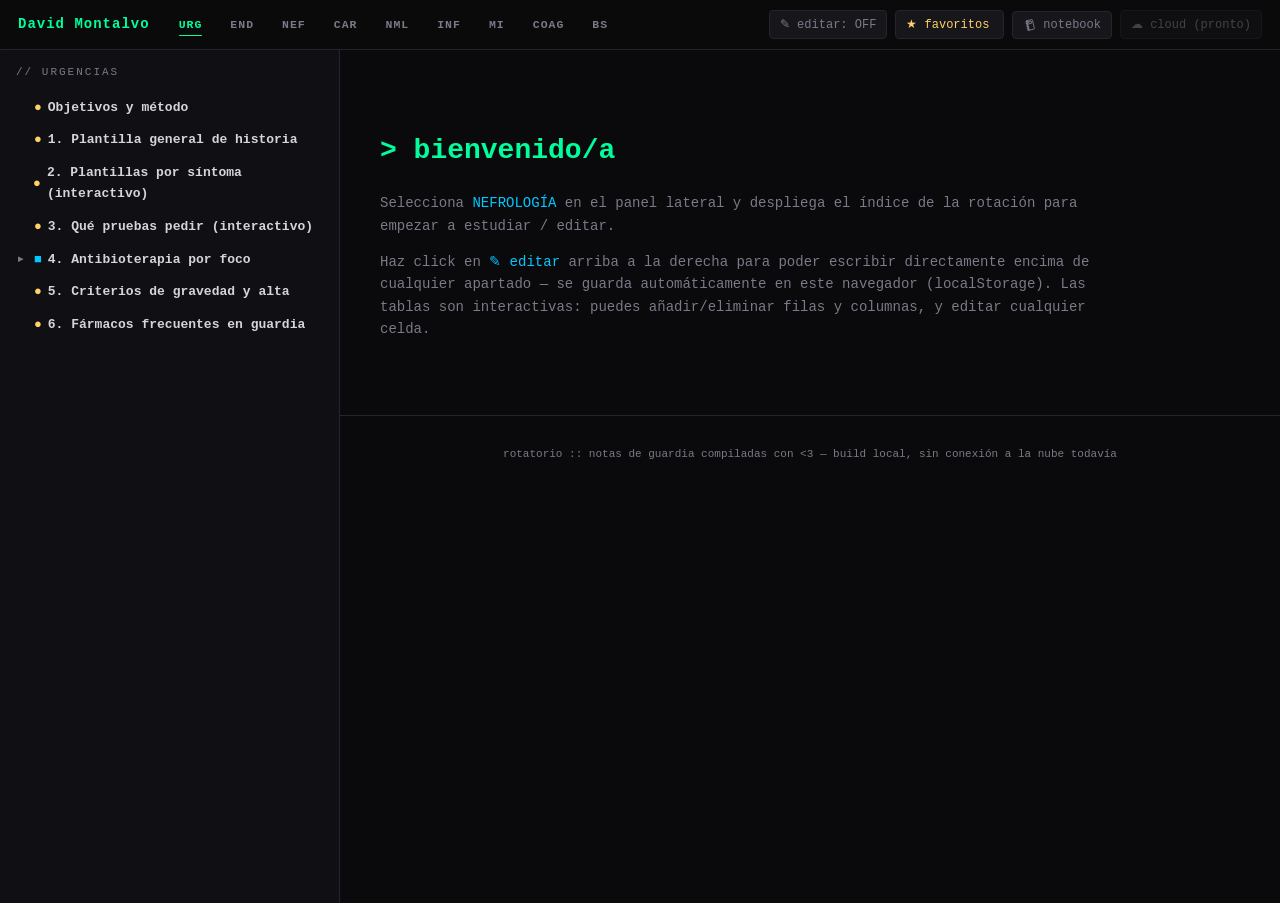
<file: index.html>
<!DOCTYPE html>
<html lang="es">
<head>
<meta charset="UTF-8">
<meta name="viewport" content="width=device-width, initial-scale=1.0">
<title>rotatorio://blog</title>
<link rel="stylesheet" href="css/styles.css?v=5">
<link rel="stylesheet" href="css/widgets.css?v=5">
<link rel="stylesheet" href="css/notebook.css?v=5">
</head>
<body>


<div class="topbar">
  <div class="logo">David Montalvo</div>
  <div class="tabs" id="tabs"></div>
  <div class="top-actions">
    <button class="icon-btn" id="editToggle" title="Activar/desactivar edición">✎ editar: OFF</button>
    <div class="fav-dropdown" id="favDropdown">
      <button class="icon-btn" id="favBtn" title="Ver tus favoritos">★ favoritos<span id="favCount" class="fav-count"></span></button>
      <div class="fav-menu" id="favMenu" hidden></div>
    </div>
    <button class="icon-btn" id="notebookBtn" title="Abrir tu libreta digital">
      <svg class="nb-icon" viewBox="0 0 24 24" fill="none" stroke="currentColor" stroke-width="1.5" stroke-linecap="round" stroke-linejoin="round" aria-hidden="true">
        <g transform="rotate(-13 12 12)">
          <path d="M8.2 3.6h8.6c.7 0 1.2.5 1.2 1.2v14.4c0 .7-.5 1.2-1.2 1.2H8.2z"/>
          <path d="M8.2 3.6v16.8"/>
          <rect x="10.6" y="6.2" width="5.2" height="3.4" rx="0.4"/>
          <path d="M6.1 5.3h3.2M6.1 8.1h3.2M6.1 10.9h3.2M6.1 13.7h3.2M6.1 16.5h3.2M6.1 19.3h3.2"/>
        </g>
      </svg>notebook
    </button>
    <button class="icon-btn cloud" title="Próximamente: sincronización en la nube">☁ cloud (pronto)</button>
  </div>
</div>

<div class="layout">
  <aside class="sidebar">
    <div class="sidebar-title" id="sidebarTitle">// nefrología</div>
    <ul class="tree" id="sectionTree"></ul>
  </aside>

  <main class="main">
    <div id="welcome" class="welcome">
      <h1>&gt; bienvenido/a</h1>
      <p class="prompt">Selecciona <span class="path">NEFROLOGÍA</span> en el panel lateral y despliega el índice de la rotación para empezar a estudiar / editar.</p>
      <p class="prompt">Haz click en <span class="path">✎ editar</span> arriba a la derecha para poder escribir directamente encima de cualquier apartado — se guarda automáticamente en este navegador (localStorage). Las tablas son interactivas: puedes añadir/eliminar filas y columnas, y editar cualquier celda.</p>
    </div>
    <div class="content-wrap" id="contentWrap" style="display:none;">
      <div class="breadcrumb" id="breadcrumb"></div>
      <div class="section-header">
        <h2 id="sectionTitle"></h2>
        <div class="section-tools">
          <span class="save-indicator" id="saveIndicator">✓ guardado</span>
          <button id="favToggleBtn" title="Marcar/desmarcar este apartado como favorito">☆ favorito</button>
          <button id="resetBtn">↺ restaurar original</button>
        </div>
      </div>
      <div class="content-body editable" id="sectionContent" contenteditable="false"></div>
    </div>
    <footer class="appfoot">rotatorio :: notas de guardia compiladas con &lt;3 — build local, sin conexión a la nube todavía</footer>
  </main>
</div>

<div id="toast"></div>

<!-- ===== NOTEBOOK ===== -->
<div class="nb-overlay" id="nbOverlay" hidden>
  <div class="nb-head">
    <div class="nb-head-title">
      <svg class="nb-icon" viewBox="0 0 24 24" fill="none" stroke="currentColor" stroke-width="1.5" stroke-linecap="round" stroke-linejoin="round" aria-hidden="true">
        <g transform="rotate(-13 12 12)">
          <path d="M8.2 3.6h8.6c.7 0 1.2.5 1.2 1.2v14.4c0 .7-.5 1.2-1.2 1.2H8.2z"/>
          <path d="M8.2 3.6v16.8"/>
          <rect x="10.6" y="6.2" width="5.2" height="3.4" rx="0.4"/>
          <path d="M6.1 5.3h3.2M6.1 8.1h3.2M6.1 10.9h3.2M6.1 13.7h3.2M6.1 16.5h3.2M6.1 19.3h3.2"/>
        </g>
      </svg>
      mi libreta del rotatorio
    </div>
    <div class="nb-head-actions">
      <button class="nb-ghost-btn" id="nbTable" title="Insertar una tabla">⊞ tabla</button>
      <button class="nb-ghost-btn" id="nbAddPage" title="Añadir una página nueva al final">+ nueva página</button>
      <button class="nb-ghost-btn nb-danger" id="nbDelPage" title="Eliminar la página actual">eliminar</button>
      <button class="nb-ghost-btn nb-close" id="nbClose" title="Cerrar la libreta (Esc)">✕</button>
    </div>
  </div>

  <div class="nb-stage">
    <div class="nb-book" id="nbBook">
      <div class="nb-side nb-left" id="nbLeft">
        <div class="nb-paper" id="nbLeftPaper" contenteditable="false" spellcheck="false" data-ph="Escribe aquí…"></div>
        <span class="nb-folio" id="nbLeftFolio"></span>
      </div>
      <div class="nb-side nb-right" id="nbRight">
        <div class="nb-paper" id="nbRightPaper" contenteditable="false" spellcheck="false" data-ph="Escribe aquí…"></div>
        <span class="nb-folio" id="nbRightFolio"></span>
      </div>

      <div class="nb-spine" aria-hidden="true">
        <i></i><i></i><i></i><i></i><i></i><i></i><i></i><i></i><i></i><i></i><i></i><i></i>
      </div>

      <div class="nb-flip" id="nbFlip" hidden aria-hidden="true">
        <div class="nb-face nb-face-front" id="nbFlipFront">
          <div class="nb-paper"></div><span class="nb-folio"></span>
          <div class="nb-shade nb-shade-front" id="nbShadeFront"></div>
        </div>
        <div class="nb-face nb-face-back" id="nbFlipBack">
          <div class="nb-paper"></div><span class="nb-folio"></span>
          <div class="nb-shade nb-shade-back" id="nbShadeBack"></div>
        </div>
      </div>

      <div class="nb-edge nb-edge-prev" id="nbEdgePrev"><div class="nb-arrow">‹</div></div>
      <div class="nb-edge nb-edge-next" id="nbEdgeNext"><div class="nb-arrow">›</div></div>
    </div>
  </div>

  <!-- barra de formato: aparece solo al seleccionar texto -->
  <div class="nb-fmt" id="nbFmt" hidden>
    <button data-cmd="bold" title="Negrita (Ctrl+B)"><b>B</b></button>
    <button data-cmd="italic" title="Cursiva (Ctrl+I)"><i>I</i></button>
    <span class="nb-fmt-sep"></span>
    <button class="nb-sw" data-hl="amarillo" style="--sw:#ffd166" title="Subrayar en amarillo"></button>
    <button class="nb-sw" data-hl="verde"    style="--sw:#00ff9c" title="Subrayar en verde"></button>
    <button class="nb-sw" data-hl="azul"     style="--sw:#00c8ff" title="Subrayar en azul"></button>
    <button class="nb-sw" data-hl="rosa"     style="--sw:#ff6b6b" title="Subrayar en rojo"></button>
    <button data-hl="none" title="Quitar subrayado">⌀</button>
  </div>

  <div class="nb-foot">
    <div class="nb-nav">
      <button class="nb-nav-btn" id="nbPrev" title="Página anterior (←)">‹</button>
      <span class="nb-counter" id="nbCounter"></span>
      <button class="nb-nav-btn" id="nbNext" title="Página siguiente (→)">›</button>
    </div>
    <div class="nb-search-wrap">
      <input class="nb-search" id="nbSearch" type="search" placeholder="buscar en la libreta…" spellcheck="false" autocomplete="off">
      <div class="nb-results" id="nbResults" hidden></div>
    </div>
  </div>
</div>

<script src="js/core.js?v=5"></script>

<script src="content/urgencias.js?v=5"></script>
<script src="content/endocrino.js?v=5"></script>
<script src="content/nefrologia.js?v=5"></script>
<script src="content/cardiologia.js?v=5"></script>
<script src="content/neumologia.js?v=5"></script>
<script src="content/infecciosas.js?v=5"></script>
<script src="content/medicina-interna.js?v=5"></script>
<script src="content/coagulacion.js?v=5"></script>
<script src="content/banco-sangre.js?v=5"></script>

<script src="js/specialties.js?v=5"></script>
<script src="js/widgets.js?v=5"></script>
<script src="js/app.js?v=5"></script>
<script src="js/notebook.js?v=5"></script>
</body>
</html>
</file>
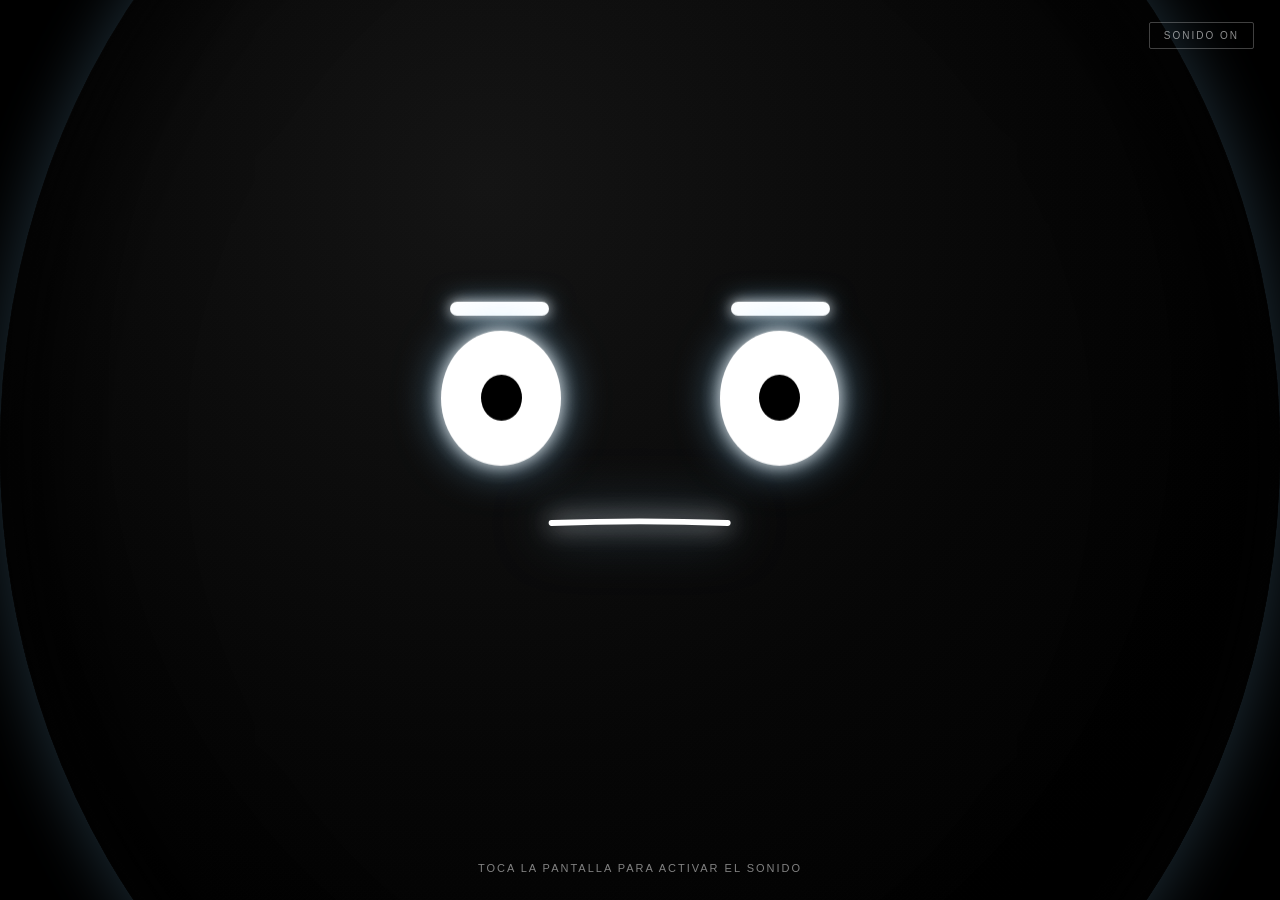
<file: cubeq/index.html>
<!DOCTYPE html>
<html lang="es">
<head>
<meta charset="UTF-8">
<meta name="viewport" content="width=device-width, initial-scale=1.0">
<title>CubeQ</title>
<link rel="stylesheet" href="style.css">
</head>
<body>

<div id="ambient"></div>
<div id="discolights"></div>

<div id="soundHint">toca la pantalla para activar el sonido</div>
<button id="soundToggle" type="button" aria-label="Silenciar / activar sonido">SONIDO ON</button>

<div id="stage">
  <div id="sphere">
    <div id="face" class="expr-neutral">
      <div class="brows">
        <div class="brow brow-l"></div>
        <div class="brow brow-r"></div>
      </div>
      <div class="eyes">
        <div class="eye eye-l"><div class="pupil"></div></div>
        <div class="eye eye-r"><div class="pupil"></div></div>
      </div>
      <svg id="mouth" viewBox="0 0 220 70">
        <path id="mouthPath" d="M20,35 Q110,35 200,35"></path>
        <ellipse id="mouthOpen" cx="110" cy="35" rx="0" ry="0"></ellipse>
      </svg>
    </div>
  </div>
</div>

<div id="fx"></div>

<script src="sound.js"></script>
<script src="app.js"></script>
<script>
(function(){
  var hint = document.getElementById('soundHint');
  var btn = document.getElementById('soundToggle');

  document.addEventListener('cubeq-sound-unlocked', function(){
    hint.classList.add('hidden');
  });

  btn.addEventListener('click', function(e){
    e.stopPropagation();
    CubeQSound.unlock();
    var muted = !CubeQSound.isMuted();
    CubeQSound.setMuted(muted);
    btn.textContent = muted ? 'SONIDO OFF' : 'SONIDO ON';
    btn.classList.toggle('is-muted', muted);
  });
})();
</script>
</body>
</html>
</file>
<file: css/styles.css>
:root{
  --bg:#0a0a0c;
  --bg-panel:#101014;
  --bg-elev:#16161b;
  --border:#242430;
  --text:#d4d4dc;
  --text-dim:#7a7a88;
  --accent:#00ff9c;
  --accent2:#00c8ff;
  --accent3:#ff6b6b;
  --yellow:#ffd166;
  --mono: 'JetBrains Mono','Fira Code',Consolas,'Courier New',monospace;
}
*{box-sizing:border-box;}
html,body{margin:0;padding:0;}
body{
  background:var(--bg);
  color:var(--text);
  font-family:var(--mono);
  font-size:14px;
  line-height:1.6;
  min-height:100vh;
  overflow-x:hidden;
}
::selection{background:var(--accent);color:#000;}
::-webkit-scrollbar{width:10px;height:10px;}
::-webkit-scrollbar-track{background:var(--bg);}
::-webkit-scrollbar-thumb{background:var(--border);border-radius:4px;}
::-webkit-scrollbar-thumb:hover{background:var(--accent);}

/* ---------- top bar ---------- */
.topbar{
  position:sticky;top:0;z-index:50;
  display:flex;align-items:center;gap:16px;flex-wrap:wrap;
  padding:10px 18px;
  background:rgba(10,10,12,0.9);
  backdrop-filter:blur(6px);
  border-bottom:1px solid var(--border);
}
.topbar .logo{color:var(--accent);font-weight:700;letter-spacing:1px;flex-shrink:0;}
.topbar .logo span{color:var(--text-dim);}
/* ---- navegación superior: sobria, una sola paleta ---- */
.tabs{
  display:flex;align-items:center;gap:2px;
  flex:1 1 auto;min-width:0;overflow-x:auto;
}
.tab-btn{
  position:relative;background:transparent;border:none;
  color:var(--text-dim);
  padding:7px 13px;
  font-family:var(--mono);font-size:11.5px;font-weight:600;letter-spacing:1px;
  cursor:pointer;white-space:nowrap;flex-shrink:0;border-radius:5px;
  transition:color .25s ease, background .25s ease;
}
.tab-btn::after{
  content:"";position:absolute;left:13px;right:13px;bottom:2px;height:1.5px;
  background:var(--accent);border-radius:2px;
  transform:scaleX(0);transform-origin:center;
  transition:transform .28s cubic-bezier(.22,.75,.3,1);
}
.tab-btn:hover{color:var(--text);background:rgba(255,255,255,.04);}
.tab-btn.active{color:var(--accent);}
.tab-btn.active::after{transform:scaleX(1);}
.top-actions{display:flex;gap:8px;align-items:center;flex-wrap:wrap;flex-shrink:0;}
.icon-btn{
  background:var(--bg-elev);border:1px solid var(--border);color:var(--text-dim);
  padding:6px 10px;border-radius:4px;cursor:pointer;font-family:var(--mono);font-size:12px;
  transition:.15s;
}
.icon-btn:hover{color:var(--accent);border-color:var(--accent);}
.icon-btn.cloud{opacity:.5;cursor:not-allowed;}
.icon-btn.cloud:hover{color:var(--text-dim);border-color:var(--border);}

/* favoritos */
.fav-dropdown{position:relative;}
.fav-count{color:var(--yellow);margin-left:4px;}
#favBtn.icon-btn{color:var(--yellow);border-color:var(--border);}
#favBtn.icon-btn:hover{border-color:var(--yellow);}
.fav-menu{
  position:absolute;top:calc(100% + 8px);right:0;z-index:100;
  width:300px;max-width:80vw;max-height:360px;overflow-y:auto;
  background:var(--bg-panel);border:1px solid var(--border);border-radius:6px;
  box-shadow:0 12px 32px rgba(0,0,0,0.55);padding:6px;
}
.fav-empty{padding:16px 10px;color:var(--text-dim);font-size:12px;text-align:center;}
.fav-item-row{
  display:flex;align-items:center;justify-content:space-between;gap:8px;
  padding:8px 10px;border-radius:4px;cursor:pointer;transition:.12s;
}
.fav-item-row:hover{background:var(--bg-elev);}
.fav-item-text{display:flex;flex-direction:column;overflow:hidden;min-width:0;}
.fav-item-path{font-size:10px;color:var(--text-dim);white-space:nowrap;overflow:hidden;text-overflow:ellipsis;}
.fav-item-title{font-size:12.5px;color:var(--text);white-space:nowrap;overflow:hidden;text-overflow:ellipsis;}
.fav-item-row:hover .fav-item-title{color:var(--accent);}
.fav-item-remove{
  flex-shrink:0;background:transparent;border:1px solid var(--border);color:var(--text-dim);
  border-radius:3px;width:20px;height:20px;font-size:11px;cursor:pointer;line-height:1;
}
.fav-item-remove:hover{color:var(--accent3);border-color:var(--accent3);}

#favToggleBtn.is-fav{color:var(--yellow);border-color:var(--yellow);}
.node-fav-tag{color:var(--yellow);font-size:11px;margin-left:4px;}

/* ---------- layout ---------- */
.layout{display:flex;min-height:calc(100vh - 47px);}
.sidebar{
  width:340px;flex-shrink:0;
  background:var(--bg-panel);
  border-right:1px solid var(--border);
  padding:14px 0;
  height:calc(100vh - 47px);
  overflow-y:auto;
  position:sticky;top:47px;
}
.sidebar-title{
  padding:0 16px 10px 16px;color:var(--text-dim);font-size:11px;
  text-transform:uppercase;letter-spacing:2px;
}
.tree{list-style:none;margin:0;padding:0;}
.tree li{position:relative;}
.node{
  display:flex;align-items:center;gap:6px;
  padding:6px 16px;cursor:pointer;color:var(--text);
  font-size:13px;user-select:none;transition:.12s;
  border-left:2px solid transparent;
}
.node:hover{background:var(--bg-elev);color:var(--accent);}
.node.active{background:var(--bg-elev);color:var(--accent);border-left-color:var(--accent);}
.node .caret{
  width:10px;display:inline-block;color:var(--text-dim);transition:transform .15s;
  font-size:10px;
}
.node.open > .caret{transform:rotate(90deg);}
.node .bullet{color:var(--accent2);}
.node.leaf .bullet{color:var(--yellow);}
.children{list-style:none;margin:0;padding:0;max-height:0;overflow:hidden;transition:max-height .25s ease;}
.children.open{max-height:2000px;}
.depth-1 > .node{padding-left:16px;font-weight:600;}
.depth-2 > .node{padding-left:32px;}
.depth-3 > .node{padding-left:48px;font-size:12.5px;}
.depth-4 > .node{padding-left:64px;font-size:12px;color:var(--text-dim);}

/* ---------- main content ---------- */
.main{flex:1;min-width:0;padding:0;}
.content-wrap{max-width:980px;margin:0 auto;padding:32px 40px 120px 40px;}
.welcome{padding:60px 40px;max-width:820px;}
.welcome h1{color:var(--accent);font-size:28px;}
.welcome .prompt{color:var(--text-dim);}
.welcome .prompt .path{color:var(--accent2);}

.breadcrumb{color:var(--text-dim);font-size:12px;margin-bottom:10px;}
.breadcrumb span{color:var(--accent2);}
.section-header{
  border-bottom:1px dashed var(--border);
  padding-bottom:14px;margin-bottom:22px;
  display:flex;justify-content:space-between;align-items:flex-end;gap:20px;flex-wrap:wrap;
}
.section-header h2{
  margin:0;color:var(--text);font-size:20px;
  font-weight:600;
}
.section-header h2::before{content:"# ";color:var(--accent);}
.section-tools{display:flex;gap:8px;}
.section-tools button{
  background:var(--bg-elev);border:1px solid var(--border);color:var(--text-dim);
  padding:5px 10px;border-radius:4px;font-family:var(--mono);font-size:11px;cursor:pointer;
}
.section-tools button:hover{color:var(--accent);border-color:var(--accent);}
.save-indicator{font-size:11px;color:var(--text-dim);opacity:0;transition:opacity .3s;}
.save-indicator.show{opacity:1;color:var(--accent);}

.editable{outline:none;}
.editable:focus{background:rgba(0,255,156,0.03);border-radius:4px;}
.content-body h3{color:var(--accent2);font-size:15px;margin:26px 0 8px 0;border-left:3px solid var(--accent2);padding-left:10px;}
.content-body h4{color:var(--yellow);font-size:13.5px;margin:18px 0 6px 0;}
.content-body p{margin:8px 0;color:var(--text);}
.content-body ul,.content-body ol{margin:8px 0;padding-left:22px;}
.content-body li{margin:4px 0;}
.content-body .comment{color:var(--text-dim);font-style:italic;}
.content-body code, .inline-code{
  background:var(--bg-elev);border:1px solid var(--border);border-radius:3px;
  padding:1px 6px;color:var(--accent);font-size:12.5px;
}
.callout{
  border:1px solid var(--border);border-left:3px solid var(--accent);
  background:var(--bg-elev);padding:10px 14px;margin:14px 0;border-radius:4px;font-size:13px;
}
.callout.warn{border-left-color:var(--accent3);}
.callout.warn .tag{color:var(--accent3);}
.callout .tag{color:var(--accent);font-weight:700;margin-right:6px;}

/* HEM badge — objetivos añadidos de otro índice */
.hem-badge{
  display:inline-block;background:rgba(255,209,102,0.12);border:1px solid var(--yellow);
  color:var(--yellow);font-size:10px;font-weight:700;letter-spacing:1px;
  padding:2px 7px;border-radius:3px;margin-right:8px;vertical-align:middle;
}
.node .hem-tag{
  display:inline-block;background:rgba(255,209,102,0.12);border:1px solid var(--yellow);
  color:var(--yellow);font-size:9px;font-weight:700;letter-spacing:0.5px;
  padding:0px 4px;border-radius:3px;margin-left:6px;vertical-align:middle;
}

/* diagrams */
.diagram-wrap{
  margin:16px 0;border:1px solid var(--border);border-radius:6px;background:var(--bg-elev);
  padding:14px;text-align:center;
}
.diagram-wrap .diagram-caption{
  color:var(--text-dim);font-size:11px;letter-spacing:1px;text-transform:uppercase;
  text-align:left;margin-bottom:10px;
}
.diagram-wrap svg{max-width:100%;height:auto;}
.diagram-wrap svg text{pointer-events:none;}

/* heart 3D */
.heart3d-canvas{
  width:100%;height:420px;border-radius:6px;
  background:radial-gradient(circle at 50% 40%, #14141a 0%, #0a0a0c 70%);
  cursor:grab;touch-action:none;overflow:hidden;
}
.heart3d-canvas:active{cursor:grabbing;}
.heart3d-canvas canvas{display:block;}
.heart3d-legend{
  display:flex;flex-wrap:wrap;gap:8px 16px;margin-top:10px;font-size:11px;color:var(--text-dim);text-align:left;
}
.heart3d-legend span{display:flex;align-items:center;gap:6px;}
.heart3d-legend i{width:10px;height:10px;border-radius:2px;display:inline-block;flex-shrink:0;}
@media (max-width:640px){ .heart3d-canvas{height:320px;} }
.diagram-wrap .hit{cursor:pointer;transition:opacity .15s, filter .15s;}
.diagram-wrap .hit:hover{opacity:0.28 !important;}
.diagram-wrap .hit.active-part{opacity:0.38 !important;filter:drop-shadow(0 0 4px var(--accent));}
.diagram-info{
  margin-top:12px;padding:10px 14px;background:var(--bg-panel);border:1px solid var(--border);
  border-radius:4px;font-size:12.5px;color:var(--text);text-align:left;min-height:20px;line-height:1.5;
}
.diagram-info strong{color:var(--accent2);}
.flow-btn{
  background:var(--bg-panel);border:1px solid var(--border);color:var(--text);
  padding:6px 12px;border-radius:4px;cursor:pointer;font-family:var(--mono);font-size:12px;
  margin:4px 8px 4px 0;transition:.15s;
}
.flow-btn:hover{border-color:var(--accent);color:var(--accent);}
.fa-step{text-align:left;}
.fa-step p{margin:6px 0 10px 0;}

/* tables */
.table-wrap{overflow-x:auto;margin:14px 0;border:1px solid var(--border);border-radius:6px;}
table.itable{border-collapse:collapse;width:100%;font-size:12.5px;min-width:480px;}
table.itable caption{
  text-align:left;padding:8px 12px;color:var(--text-dim);background:var(--bg-elev);
  border-bottom:1px solid var(--border);font-size:11px;letter-spacing:1px;text-transform:uppercase;
}
table.itable th{
  background:#1a1a20;color:var(--accent2);text-align:left;padding:8px 10px;
  border-bottom:1px solid var(--border);border-right:1px solid var(--border);
  white-space:nowrap;font-size:12px;
}
table.itable td{
  padding:7px 10px;border-bottom:1px solid var(--border);border-right:1px solid var(--border);
  color:var(--text);vertical-align:top;
}
table.itable tr:last-child td{border-bottom:none;}
table.itable th:last-child, table.itable td:last-child{border-right:none;}
table.itable td:hover, table.itable th:hover{background:rgba(0,255,156,0.05);}
table.itable tbody tr:hover{background:rgba(0,200,255,0.03);}
.table-controls{display:flex;gap:6px;padding:6px;background:var(--bg-elev);border-top:1px solid var(--border);}
.table-controls button{
  background:transparent;border:1px solid var(--border);color:var(--text-dim);
  font-size:11px;padding:3px 9px;border-radius:3px;cursor:pointer;font-family:var(--mono);
}
.table-controls button:hover{color:var(--accent);border-color:var(--accent);}

footer.appfoot{
  text-align:center;color:var(--text-dim);font-size:11px;padding:30px;border-top:1px solid var(--border);
}

/* toast */
#toast{
  position:fixed;bottom:20px;right:20px;background:var(--bg-elev);border:1px solid var(--accent);
  color:var(--accent);padding:10px 16px;border-radius:6px;font-size:12px;
  transform:translateY(20px);opacity:0;transition:.25s;pointer-events:none;z-index:999;
}
#toast.show{transform:translateY(0);opacity:1;}

@media (max-width:800px){
  .layout{flex-direction:column;}
  .sidebar{width:100%;height:auto;position:relative;top:0;max-height:340px;}
  .content-wrap{padding:20px;}
}

@media (max-width:640px){
  body{font-size:13px;}
  .topbar{padding:8px 12px;gap:8px;}
  .logo{font-size:13px;}
  /* en móvil las pestañas hacen scroll dentro de su carril, no de la página */
  .tabs{
    flex-basis:100%;order:1;
    overflow-x:auto;overflow-y:hidden;
    scrollbar-width:none;
  }
  .tabs::-webkit-scrollbar{display:none;}
  .tab-btn{padding:7px 11px;font-size:11px;letter-spacing:.7px;}
  .top-actions{flex-basis:100%;order:2;flex-shrink:1;min-width:0;}
  .icon-btn{padding:5px 8px;font-size:11px;}
  .welcome{padding:30px 20px;}
  .welcome h1{font-size:22px;}
  .content-wrap{padding:16px 14px 80px 14px;}
  .section-header{flex-direction:column;align-items:flex-start;gap:8px;}
  table.itable{min-width:420px;font-size:12px;}
  .diagram-wrap{padding:10px;}
  .fa-step{overflow-x:hidden;}
  .flow-btn{font-size:11px;padding:5px 9px;}
}
</file>
<file: css/widgets.css>
/* =============================================================
   WIDGETS — matriz de cobertura y selector de fichas
   ============================================================= */

/* ---------- matriz ---------- */
.mx-wrap{
  margin:16px 0;border:1px solid var(--border);border-radius:6px;
  background:var(--bg-elev);overflow:hidden;
}
.mx-bar{
  display:flex;align-items:center;justify-content:space-between;gap:14px;flex-wrap:wrap;
  padding:9px 12px;border-bottom:1px solid var(--border);
}
.mx-legend{display:flex;gap:14px;flex-wrap:wrap;font-size:11px;color:var(--text-dim);}
.mx-legend span{display:flex;align-items:center;gap:6px;}
.mx-dot{width:11px;height:11px;border-radius:3px;display:inline-block;}
.mx-dot.lv2{background:rgba(0,255,156,.72);}
.mx-dot.lv1{background:rgba(255,209,102,.62);}
.mx-dot.lv0{background:rgba(255,255,255,.07);border:1px solid var(--border);}
.mx-search{
  background:var(--bg);border:1px solid var(--border);color:var(--text);
  font-family:var(--mono);font-size:11.5px;padding:5px 10px;border-radius:14px;outline:none;
  width:150px;transition:.18s;
}
.mx-search:focus{border-color:var(--accent);width:190px;}

.mx-scroll{overflow-x:auto;max-height:560px;overflow-y:auto;}
table.mx-table{border-collapse:separate;border-spacing:0;font-size:11.5px;width:100%;}
.mx-table th,.mx-table td{border-bottom:1px solid var(--border);}

.mx-table thead th{
  position:sticky;top:0;z-index:3;background:#1a1a20;
  color:var(--accent2);font-weight:600;padding:7px 6px;
  border-right:1px solid var(--border);
}
.mx-table .mx-grouprow th{
  top:0;z-index:4;font-size:10px;letter-spacing:1px;text-transform:uppercase;
  color:var(--text-dim);background:#15151a;
}
.mx-table thead tr:last-child th{top:22px;}
.mx-table .mx-grouprow th{top:0;}
.mx-colh{
  cursor:pointer;min-width:64px;max-width:96px;
  vertical-align:bottom;line-height:1.25;transition:color .15s,background .15s;
}
.mx-colh:hover{color:var(--accent);background:#20202a;}
.mx-corner{
  left:0;z-index:6 !important;background:#15151a !important;
  text-align:left;min-width:172px;color:var(--text-dim) !important;
  font-size:10px;letter-spacing:1px;text-transform:uppercase;
  position:sticky;
}
.mx-rowh{
  position:sticky;left:0;z-index:2;background:var(--bg-panel);
  text-align:left;padding:7px 10px;cursor:pointer;min-width:172px;
  border-right:1px solid var(--border);transition:background .15s;
}
.mx-rowh:hover{background:#1d1d25;}
.mx-rowname{display:block;color:var(--text);font-weight:600;font-size:11.5px;}
.mx-fam{display:block;color:var(--text-dim);font-size:9.5px;letter-spacing:.5px;margin-top:1px;}

.mx-cell{
  border-right:1px solid var(--border);height:30px;
  transition:filter .15s, box-shadow .15s;
}
.mx-cell.lv2{background:rgba(0,255,156,.34);}
.mx-cell.lv1{background:rgba(255,209,102,.3);}
.mx-cell.lv0{background:transparent;}
.mx-table tbody tr:hover .mx-cell{filter:brightness(1.45);}

.mx-table tr.is-rowsel .mx-cell{box-shadow:inset 0 0 0 1px var(--accent);}
.mx-table tr.is-rowsel .mx-rowh{background:#22301f;color:var(--accent);}
.mx-cell.is-colsel{box-shadow:inset 0 0 0 1px var(--accent2);}
.mx-colh.is-colsel{color:var(--accent) !important;background:#20202a;}

.mx-info{
  padding:11px 14px;border-top:1px solid var(--border);
  background:var(--bg-panel);font-size:12.5px;line-height:1.55;min-height:22px;
}
.mx-info strong{color:var(--accent);}
.mx-info em{color:var(--text-dim);font-style:normal;font-size:11px;}
.mx-info-hint{color:var(--text-dim);font-size:11.5px;}
.mx-note{color:var(--text);margin:6px 0 4px;}
.mx-list{color:var(--text-dim);margin-top:4px;}
.mx-list b{color:var(--accent);font-weight:600;}
.mx-list--v b{color:var(--yellow);}

/* ---------- selector de fichas ---------- */
.pk-host{margin:16px 0;}
.pk-chips{display:flex;flex-wrap:wrap;gap:6px;margin-bottom:10px;}
.pk-chip{
  background:var(--bg-elev);border:1px solid var(--border);color:var(--text-dim);
  font-family:var(--mono);font-size:11.5px;padding:7px 12px;border-radius:5px;
  cursor:pointer;transition:.16s;text-align:left;line-height:1.3;
}
.pk-chip:hover{color:var(--text);border-color:var(--text-dim);}
.pk-chip.is-on{color:var(--accent);border-color:var(--accent);background:rgba(0,255,156,.07);}
.pk-tag{
  display:block;font-size:9px;letter-spacing:1px;text-transform:uppercase;
  color:var(--text-dim);margin-bottom:2px;
}
.pk-chip.is-on .pk-tag{color:var(--accent2);}
.pk-panel{
  border:1px solid var(--border);border-radius:6px;background:var(--bg-elev);
  padding:14px 16px;font-size:13px;
}
.pk-panel.pk-in{animation:pkIn .26s ease;}
@keyframes pkIn{from{opacity:0;transform:translateY(4px)}to{opacity:1;transform:none}}
.pk-panel h4{color:var(--yellow);margin:0 0 8px;font-size:13.5px;}
.pk-panel ul{margin:6px 0;padding-left:20px;}
.pk-panel li{margin:3px 0;}
.pk-panel .pk-key{
  display:flex;flex-wrap:wrap;gap:8px;margin:10px 0 4px;
}
.pk-panel .pk-key span{
  background:var(--bg-panel);border:1px solid var(--border);border-radius:4px;
  padding:4px 9px;font-size:11.5px;color:var(--text-dim);
}
.pk-panel .pk-key b{color:var(--accent);font-weight:600;}

@media (max-width:640px){
  .mx-corner,.mx-rowh{min-width:132px;}
  .mx-search{width:110px;}
  .mx-search:focus{width:130px;}
  .pk-chip{font-size:11px;padding:6px 10px;}
}

/* ---------- plantillas copiables ---------- */
.tpl-box{
  margin:14px 0;border:1px solid var(--border);border-radius:6px;
  background:var(--bg-elev);overflow:hidden;
}
.tpl-head{
  display:flex;align-items:center;justify-content:space-between;gap:12px;
  padding:8px 12px;border-bottom:1px solid var(--border);
  color:var(--text-dim);font-size:11px;letter-spacing:1px;text-transform:uppercase;
}
.tpl-copy{
  background:transparent;border:1px solid var(--border);color:var(--text-dim);
  font-family:var(--mono);font-size:11px;padding:4px 10px;border-radius:4px;
  cursor:pointer;transition:.15s;text-transform:none;letter-spacing:0;flex-shrink:0;
}
.tpl-copy:hover{color:var(--accent);border-color:var(--accent);}
.tpl-copy.is-ok{color:var(--accent);border-color:var(--accent);}
pre.tpl-text{
  margin:0;padding:14px 16px;
  font-family:var(--mono);font-size:12.5px;line-height:1.75;color:var(--text);
  white-space:pre-wrap;word-break:break-word;overflow-x:auto;
}
pre.tpl-text b{color:var(--accent2);font-weight:600;}
</file>
<file: css/notebook.css>
/* =============================================================
   NOTEBOOK — libreta digital (módulo autocontenido)
   ============================================================= */
:root{
  --nb-page:#0f0f13;
  --nb-page-2:#0c0c10;
  --nb-line:rgba(255,255,255,0.085);
  --nb-margin:rgba(255,107,107,0.22);
  --nb-ring:#3a3a46;
}

/* ---- botón de la barra superior ---- */
.nb-icon{
  width:14px;height:14px;vertical-align:-2px;margin-right:6px;flex-shrink:0;
}
#notebookBtn{display:inline-flex;align-items:center;}

/* ---- overlay ---- */
.nb-overlay{
  position:fixed;inset:0;z-index:200;
  background:radial-gradient(ellipse at 50% 30%, #131318 0%, #060608 70%);
  display:flex;flex-direction:column;
  animation:nbFade .3s ease;
}
.nb-overlay[hidden]{display:none;}
@keyframes nbFade{from{opacity:0}to{opacity:1}}
body.nb-open{overflow:hidden;}

.nb-head{
  display:flex;align-items:center;justify-content:space-between;gap:16px;
  padding:14px 22px;flex-shrink:0;
}
.nb-head-title{
  color:var(--text-dim);font-size:11px;letter-spacing:2.5px;text-transform:uppercase;
  display:flex;align-items:center;gap:8px;
}
.nb-head-title .nb-icon{color:var(--accent);margin:0;}
.nb-head-actions{display:flex;align-items:center;gap:8px;}
.nb-ghost-btn{
  background:transparent;border:1px solid transparent;color:var(--text-dim);
  font-family:var(--mono);font-size:11.5px;padding:5px 10px;border-radius:5px;
  cursor:pointer;transition:.15s;white-space:nowrap;
}
.nb-ghost-btn:hover{color:var(--accent);border-color:var(--border);background:rgba(255,255,255,0.03);}
.nb-ghost-btn.nb-danger:hover{color:var(--accent3);}
.nb-close{font-size:15px;line-height:1;padding:5px 9px;}

/* ---- escenario ---- */
.nb-stage{
  flex:1;min-height:0;
  display:flex;align-items:center;justify-content:center;
  padding:0 18px;
  perspective:2600px;perspective-origin:50% 45%;
}
.nb-book{
  position:relative;
  width:100%;max-width:1140px;height:100%;max-height:730px;
  display:flex;
  transform-style:preserve-3d;
  border-radius:8px;
  background:var(--nb-page);
  box-shadow:
    0 30px 70px rgba(0,0,0,0.65),
    0 2px 0 rgba(255,255,255,0.04) inset,
    0 0 0 1px rgba(255,255,255,0.06);
}

/* ---- páginas ---- */
.nb-side{position:relative;flex:1 1 50%;min-width:0;overflow:hidden;}
.nb-side.nb-left{border-radius:8px 0 0 8px;}
.nb-side.nb-right{border-radius:0 8px 8px 0;}
.nb-side.is-blank .nb-paper{visibility:hidden;}

/* sombra del pliegue interior */
.nb-side.nb-left::after,
.nb-side.nb-right::after{
  content:"";position:absolute;top:0;bottom:0;width:46px;pointer-events:none;z-index:3;
}
.nb-side.nb-left::after{right:0;background:linear-gradient(to right, transparent, rgba(0,0,0,0.55));}
.nb-side.nb-right::after{left:0;background:linear-gradient(to left, transparent, rgba(0,0,0,0.55));}

.nb-paper{
  position:absolute;inset:0;
  overflow-y:auto;overflow-x:hidden;
  padding:34px 40px;
  color:var(--text);
  font-family:var(--mono);
  font-size:14px;
  line-height:30px;
  outline:none;
  background-image:repeating-linear-gradient(180deg,
    transparent 0, transparent 29px,
    var(--nb-line) 29px, var(--nb-line) 30px);
  background-origin:content-box;
  background-clip:content-box;
  -webkit-tap-highlight-color:transparent;
}
.nb-paper::-webkit-scrollbar{width:6px;}
.nb-paper::-webkit-scrollbar-thumb{background:rgba(255,255,255,0.12);border-radius:3px;}
.nb-paper:empty::before{
  content:attr(data-ph);
  color:var(--text-dim);opacity:.45;pointer-events:none;
}
.nb-paper p{margin:0;min-height:30px;}
.nb-paper div{min-height:30px;}
.nb-paper::selection,.nb-paper *::selection{background:var(--accent);color:#000;}
.nb-paper mark.nb-hit{background:rgba(255,209,102,0.28);color:var(--yellow);border-radius:2px;}

/* ---- portada ---- */
.nb-paper.is-cover{
  background-image:
    radial-gradient(ellipse at 50% 40%, rgba(255,255,255,0.045), transparent 65%),
    linear-gradient(160deg, #17171e 0%, #0d0d11 100%);
  display:flex;flex-direction:column;align-items:center;justify-content:center;
  cursor:default;user-select:none;overflow:hidden;
}
.nb-cover{display:flex;flex-direction:column;align-items:center;gap:16px;padding:0 24px;}
.nb-cover-line{width:110px;height:1px;background:linear-gradient(90deg,transparent,var(--accent),transparent);opacity:.55;}
.nb-cover-title{
  font-size:34px;letter-spacing:7px;text-transform:lowercase;
  color:var(--text);font-weight:600;
  text-shadow:0 0 26px rgba(0,255,156,0.18);
}
.nb-cover-sub{font-size:10.5px;letter-spacing:3px;color:var(--text-dim);text-transform:uppercase;}

/* ---- tablas dentro de la libreta ---- */
table.nb-table{
  border-collapse:collapse;width:100%;margin:6px 0 10px;
  font-size:12.5px;line-height:22px;
}
table.nb-table td{
  border:1px solid rgba(255,255,255,0.16);
  padding:5px 8px;vertical-align:top;min-width:44px;
}
table.nb-table td:focus{outline:none;background:rgba(0,255,156,0.05);}
table.nb-table tr:first-child td{background:rgba(255,255,255,0.045);font-weight:600;}

/* ---- barra de formato flotante ---- */
.nb-fmt{
  position:fixed;z-index:300;
  display:flex;align-items:center;gap:3px;
  padding:5px 6px;border-radius:9px;
  background:rgba(22,22,28,.97);border:1px solid var(--border);
  box-shadow:0 10px 28px rgba(0,0,0,.62);
  backdrop-filter:blur(8px);
}
.nb-fmt[hidden]{display:none;}
.nb-fmt button{
  background:transparent;border:none;color:var(--text);
  width:27px;height:27px;border-radius:6px;cursor:pointer;
  font-family:var(--mono);font-size:12.5px;line-height:1;
  display:flex;align-items:center;justify-content:center;transition:.13s;
}
.nb-fmt button:hover{background:rgba(255,255,255,0.09);color:var(--accent);}
.nb-fmt-sep{width:1px;height:17px;background:var(--border);margin:0 3px;}
.nb-fmt .nb-sw{position:relative;}
.nb-fmt .nb-sw::after{
  content:"";width:15px;height:15px;border-radius:4px;
  background:var(--sw);opacity:.75;transition:.13s;
}
.nb-fmt .nb-sw:hover::after{opacity:1;transform:scale(1.14);}

/* número de página impreso en la hoja */
.nb-folio{
  position:absolute;bottom:10px;z-index:4;
  font-family:var(--mono);font-size:10px;color:var(--text-dim);opacity:.5;
  pointer-events:none;user-select:none;
}
.nb-left .nb-folio{left:40px;}
.nb-right .nb-folio{right:40px;}

/* ---- encuadernación central ---- */
.nb-spine{
  position:absolute;left:50%;top:0;bottom:0;width:26px;
  transform:translateX(-50%);z-index:6;pointer-events:none;
  display:flex;flex-direction:column;align-items:center;justify-content:space-around;
  padding:26px 0;
}
.nb-spine i{
  display:block;width:20px;height:7px;border-radius:4px;
  background:linear-gradient(180deg,#4a4a58,#25252e);
  box-shadow:0 1px 2px rgba(0,0,0,.6), 0 0 0 1px rgba(255,255,255,.05);
}

/* ---- hoja que gira ---- */
.nb-flip{
  position:absolute;top:0;left:50%;width:50%;height:100%;
  transform-style:preserve-3d;transform-origin:left center;
  z-index:8;will-change:transform;backface-visibility:visible;
}
.nb-flip[hidden]{display:none;}
.nb-flip.is-anim{transition:transform .66s cubic-bezier(.22,.61,.36,1);}
.nb-flip.is-anim .nb-shade{transition:opacity .66s cubic-bezier(.22,.61,.36,1);}
.nb-face{
  position:absolute;inset:0;
  backface-visibility:hidden;-webkit-backface-visibility:hidden;
  background:var(--nb-page);overflow:hidden;
}
.nb-face-front{border-radius:0 8px 8px 0;box-shadow:2px 0 14px rgba(0,0,0,.4);}
.nb-face-back{transform:rotateY(180deg);border-radius:8px 0 0 8px;box-shadow:-2px 0 14px rgba(0,0,0,.4);}
.nb-face .nb-paper{pointer-events:none;}
.nb-shade{position:absolute;inset:0;pointer-events:none;opacity:0;}
.nb-shade-front{background:linear-gradient(to left, rgba(0,0,0,.72), rgba(0,0,0,.1) 55%, transparent);}
.nb-shade-back{background:linear-gradient(to right, rgba(0,0,0,.72), rgba(0,0,0,.1) 55%, transparent);}

/* ---- zonas laterales para arrastrar / flechas ---- */
.nb-edge{
  position:absolute;top:0;bottom:0;width:62px;z-index:9;
  display:flex;align-items:center;justify-content:center;
  cursor:grab;touch-action:pan-y;
  opacity:0;transition:opacity .22s ease;
}
.nb-edge:active{cursor:grabbing;}
.nb-edge-prev{left:0;}
.nb-edge-next{right:0;}
.nb-edge:hover,.nb-edge.is-on{opacity:1;}
.nb-edge.is-off{pointer-events:none;opacity:0 !important;}
.nb-arrow{
  width:34px;height:34px;border-radius:50%;
  background:rgba(20,20,26,.9);border:1px solid var(--border);
  color:var(--text);font-size:16px;line-height:1;
  display:flex;align-items:center;justify-content:center;
  cursor:pointer;transition:.15s;
  backdrop-filter:blur(4px);
}
.nb-arrow:hover{color:var(--accent);border-color:var(--accent);}

/* ---- pie: buscador + navegación ---- */
.nb-foot{
  flex-shrink:0;
  display:flex;align-items:center;justify-content:center;gap:18px;
  padding:14px 22px 18px;flex-wrap:wrap;
}
.nb-nav{display:flex;align-items:center;gap:12px;}
.nb-nav-btn{
  background:transparent;border:1px solid var(--border);color:var(--text-dim);
  width:28px;height:28px;border-radius:5px;cursor:pointer;font-size:14px;line-height:1;
  transition:.15s;
}
.nb-nav-btn:hover:not(:disabled){color:var(--accent);border-color:var(--accent);}
.nb-nav-btn:disabled{opacity:.28;cursor:default;}
.nb-counter{
  color:var(--text-dim);font-size:11.5px;font-family:var(--mono);
  min-width:96px;text-align:center;letter-spacing:.5px;
}
.nb-counter b{color:var(--text);font-weight:600;}

.nb-search-wrap{position:relative;}
.nb-search{
  width:230px;max-width:60vw;
  background:rgba(255,255,255,0.035);border:1px solid var(--border);
  color:var(--text);font-family:var(--mono);font-size:12px;
  padding:7px 12px;border-radius:16px;outline:none;transition:.18s;
}
.nb-search::placeholder{color:var(--text-dim);opacity:.7;}
.nb-search:focus{border-color:var(--accent);width:290px;background:rgba(255,255,255,0.06);}
.nb-results{
  position:absolute;bottom:calc(100% + 10px);left:50%;transform:translateX(-50%);
  width:330px;max-width:86vw;max-height:270px;overflow-y:auto;
  background:var(--bg-panel);border:1px solid var(--border);border-radius:8px;
  box-shadow:0 -14px 40px rgba(0,0,0,.6);padding:6px;z-index:20;
}
.nb-results[hidden]{display:none;}
.nb-results-head{
  padding:7px 10px 8px;font-size:10.5px;color:var(--text-dim);
  border-bottom:1px solid var(--border);margin-bottom:4px;letter-spacing:.4px;
}
.nb-results-head b{color:var(--yellow);}
.nb-result{
  padding:8px 10px;border-radius:5px;cursor:pointer;transition:.12s;
  display:flex;flex-direction:column;gap:3px;
}
.nb-result:hover{background:var(--bg-elev);}
.nb-result-pg{font-size:10px;color:var(--accent2);letter-spacing:.5px;}
.nb-result-sn{
  font-size:11.5px;color:var(--text-dim);
  overflow:hidden;text-overflow:ellipsis;white-space:nowrap;
}
.nb-result:hover .nb-result-sn{color:var(--text);}
.nb-result-sn b{color:var(--yellow);font-weight:600;}
.nb-no-result{padding:14px 10px;text-align:center;color:var(--text-dim);font-size:11.5px;}

/* ---- tablet ---- */
@media (max-width:900px){
  .nb-stage{padding:0 10px;}
  .nb-book{max-height:none;}
  .nb-side.nb-left{display:none;}
  .nb-side.nb-right{flex:1 1 100%;border-radius:8px;}
  .nb-side.nb-right::after{
    left:0;width:22px;
    background:linear-gradient(to right, rgba(0,0,0,.5), transparent);
  }
  .nb-spine{left:0;transform:none;width:22px;}
  .nb-spine i{width:16px;height:6px;}
  .nb-flip{left:0;width:100%;}
  .nb-face-front,.nb-face-back{border-radius:8px;}
  .nb-paper{padding:28px 24px 28px 40px;font-size:13.5px;line-height:28px;
    background-image:repeating-linear-gradient(180deg,
      transparent 0, transparent 27px,
      var(--nb-line) 27px, var(--nb-line) 28px);}
  .nb-right .nb-folio{right:24px;}
}

/* ---- móvil ---- */
@media (max-width:640px){
  .nb-head{padding:10px 14px;}
  .nb-head-title{font-size:10px;letter-spacing:1.6px;}
  .nb-ghost-btn{font-size:11px;padding:5px 8px;}
  .nb-stage{padding:0 6px;}
  .nb-foot{gap:12px;padding:10px 12px 14px;}
  .nb-search{width:170px;}
  .nb-search:focus{width:190px;}
  .nb-counter{min-width:78px;font-size:11px;}
  .nb-edge{width:46px;}
  .nb-paper{padding:24px 18px 24px 34px;}
}
</file>
<file: cubeq/style.css>
:root{
  --s: 115vmax;
  --glow-rgb: 140,210,255;
}
*{ box-sizing:border-box; }
html,body{
  margin:0;
  padding:0;
  width:100%;
  height:100%;
  overflow:hidden;
  background:#000;
}

#ambient{
  position:fixed;
  inset:0;
  background:
    radial-gradient(circle at 50% 46%, rgba(var(--glow-rgb),.16), transparent 55%),
    radial-gradient(circle at 50% 46%, rgba(255,255,255,.05), transparent 40%);
  pointer-events:none;
  transition:background .4s linear;
  z-index:1;
}

#discolights{
  position:fixed;
  inset:-60%;
  background:conic-gradient(from 0deg,
    rgba(255,220,80,.22), transparent 14%,
    rgba(255,110,190,.18) 28%, transparent 42%,
    rgba(110,220,255,.18) 58%, transparent 72%,
    rgba(255,220,80,.22) 100%);
  mix-blend-mode:screen;
  opacity:0;
  transition:opacity .5s ease;
  animation:spinLights 7s linear infinite;
  pointer-events:none;
  z-index:2;
}
body.mode-party #discolights{ opacity:1; }
@keyframes spinLights{ to{ transform:rotate(360deg); } }

#stage{
  position:fixed;
  inset:0;
  display:flex;
  align-items:center;
  justify-content:center;
  z-index:3;
}
body.mode-angry #stage{ animation:shake .35s linear infinite; }
@keyframes shake{
  0%,100%{ transform:translate(0,0); }
  10%{ transform:translate(-1.1vmin,.6vmin); }
  20%{ transform:translate(1vmin,-.7vmin); }
  30%{ transform:translate(-.8vmin,1vmin); }
  40%{ transform:translate(1.2vmin,.3vmin); }
  50%{ transform:translate(-1vmin,-.6vmin); }
  60%{ transform:translate(.8vmin,.9vmin); }
  70%{ transform:translate(-1.1vmin,-.4vmin); }
  80%{ transform:translate(1vmin,.7vmin); }
  90%{ transform:translate(-.6vmin,-.9vmin); }
}

#sphere{
  position:relative;
  width:var(--s);
  height:var(--s);
  border-radius:50%;
  background:
    radial-gradient(circle at 38% 32%, #141414 0%, #060606 45%, #000 75%);
  box-shadow:
    0 0 6vmin 1vmin rgba(var(--glow-rgb),.18),
    inset 0 0 8vmin rgba(255,255,255,.04),
    inset 0 -6vmin 10vmin rgba(0,0,0,.9);
  overflow:hidden;
  will-change:transform;
  animation:breathe 6s ease-in-out infinite;
}
@keyframes breathe{
  0%,100%{ filter:brightness(1); }
  50%{ filter:brightness(1.06); }
}

#sphere::before{
  content:'';
  position:absolute;
  inset:-20px;
  background-image:
    repeating-radial-gradient(circle at 0 0, rgba(255,255,255,.05) 0 1px, transparent 1px 3px);
  background-size: 6px 6px;
  mix-blend-mode:overlay;
  opacity:.5;
  animation:shimmer 50s linear infinite;
}
@keyframes shimmer{
  0%{ background-position:0 0; }
  100%{ background-position:600px 600px; }
}

#sphere::after{
  content:'';
  position:absolute;
  inset:0;
  border-radius:50%;
  box-shadow: inset 0 0 14vmin 4vmin rgba(0,0,0,.85);
  pointer-events:none;
}

#face{
  position:absolute;
  top:50%;
  left:50%;
  width:min(46vmin, 46vmax);
  transform:translate(-50%,-58%);
  display:flex;
  flex-direction:column;
  align-items:center;
}

.brows{
  position:relative;
  width:100%;
  display:flex;
  justify-content:space-between;
  margin-bottom:1.6vmin;
  padding:0 4%;
}
.brow{
  width:26%;
  height:1.6vmin;
  border-radius:999px;
  background:#fff;
  box-shadow:0 0 1.4vmin rgba(255,255,255,.8), 0 0 3vmin rgba(var(--glow-rgb),.55);
  transform-origin:center;
  will-change:transform;
}

.eyes{
  width:100%;
  display:flex;
  justify-content:space-between;
  align-items:center;
  padding:0 2%;
}
.eye{
  position:relative;
  width:30%;
  height:15vmin;
  background:#fff;
  border-radius:50%;
  box-shadow:0 0 2vmin rgba(255,255,255,.9), 0 0 5vmin rgba(var(--glow-rgb),.65);
  overflow:hidden;
  display:flex;
  align-items:center;
  justify-content:center;
  will-change:height;
}
.pupil{
  width:34%;
  height:34%;
  border-radius:50%;
  background:#000;
  position:relative;
  will-change:transform;
  display:flex;
  align-items:center;
  justify-content:center;
  font-size:1.8vmin;
  line-height:1;
}

#face.expr-amor .pupil{ background:transparent; }
#face.expr-amor .pupil::after{
  content:'\2764';
  color:#ff4d7d;
  text-shadow:0 0 1.4vmin #ff4d7d, 0 0 2.6vmin #ff89ab;
}
#face.expr-mareado .pupil{
  background:transparent;
  border:.35vmin solid #000;
  border-top-color:transparent;
  border-radius:50%;
  animation:spin .6s linear infinite;
}
@keyframes spin{ to{ transform:rotate(360deg); } }

#mouth{
  width:52%;
  height:auto;
  margin-top:2.6vmin;
  overflow:visible;
}
#mouthPath{
  fill:none;
  stroke:#fff;
  stroke-width:6;
  stroke-linecap:round;
  filter:drop-shadow(0 0 1.4vmin rgba(255,255,255,.85)) drop-shadow(0 0 3vmin rgba(var(--glow-rgb),.55));
}
#mouthOpen{
  fill:#000;
  stroke:#fff;
  stroke-width:4;
  filter:drop-shadow(0 0 1.2vmin rgba(255,255,255,.75));
}

#soundHint{
  position:fixed;
  bottom:26px;
  left:50%;
  transform:translateX(-50%);
  color:rgba(255,255,255,.5);
  font-family:'Helvetica Neue',Arial,system-ui,sans-serif;
  font-size:11px;
  letter-spacing:2px;
  text-transform:uppercase;
  z-index:10;
  pointer-events:none;
  transition:opacity .5s ease;
  animation:hintPulse 2.4s ease-in-out infinite;
}
#soundHint.hidden{ opacity:0; }
@keyframes hintPulse{
  0%,100%{ opacity:.35; }
  50%{ opacity:.85; }
}

#soundToggle{
  position:fixed;
  top:22px;
  right:26px;
  z-index:10;
  background:transparent;
  color:rgba(255,255,255,.55);
  border:1px solid rgba(255,255,255,.25);
  border-radius:2px;
  padding:7px 14px;
  font-family:'Helvetica Neue',Arial,system-ui,sans-serif;
  font-size:10px;
  letter-spacing:2px;
  text-transform:uppercase;
  cursor:pointer;
}
#soundToggle:hover{ color:#fff; border-color:rgba(255,255,255,.6); }
#soundToggle.is-muted{ color:rgba(255,100,100,.7); border-color:rgba(255,100,100,.4); }

#fx{
  position:fixed;
  inset:0;
  overflow:hidden;
  pointer-events:none;
  z-index:4;
}
.confetti{
  position:absolute;
  top:-3vmin;
  width:.9vmin;
  height:1.6vmin;
  border-radius:.2vmin;
  animation-name:confettiFall;
  animation-timing-function:linear;
}
@keyframes confettiFall{
  0%{ transform:translateY(0) rotate(0deg); opacity:1; }
  100%{ transform:translateY(112vh) rotate(760deg); opacity:.85; }
}
.steam{
  position:absolute;
  width:2.4vmin;
  height:2.4vmin;
  border-radius:50%;
  background:radial-gradient(circle, rgba(255,110,110,.6), transparent 70%);
  filter:blur(2px);
  animation:steamRise 1.6s ease-out forwards;
}
@keyframes steamRise{
  0%{ transform:translateY(0) scale(.6); opacity:.6; }
  100%{ transform:translateY(-16vh) scale(1.6); opacity:0; }
}
</file>
